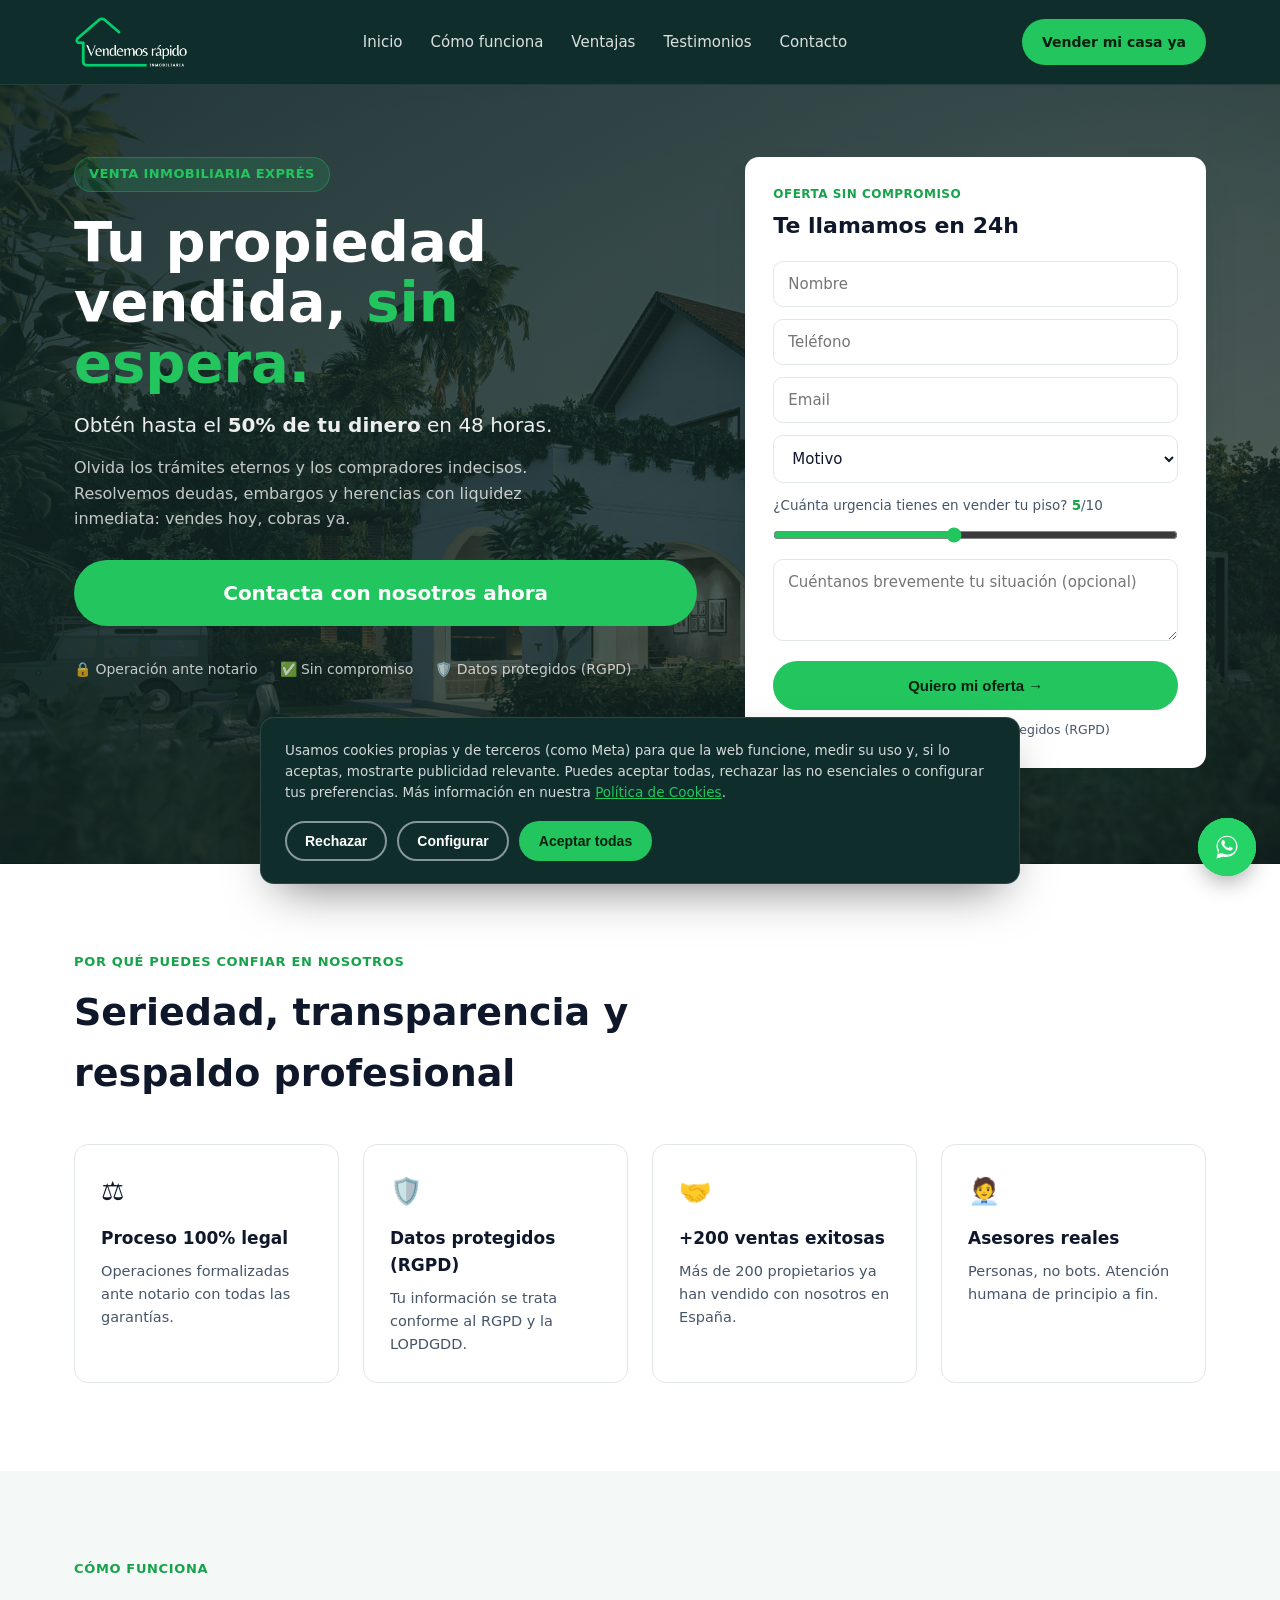
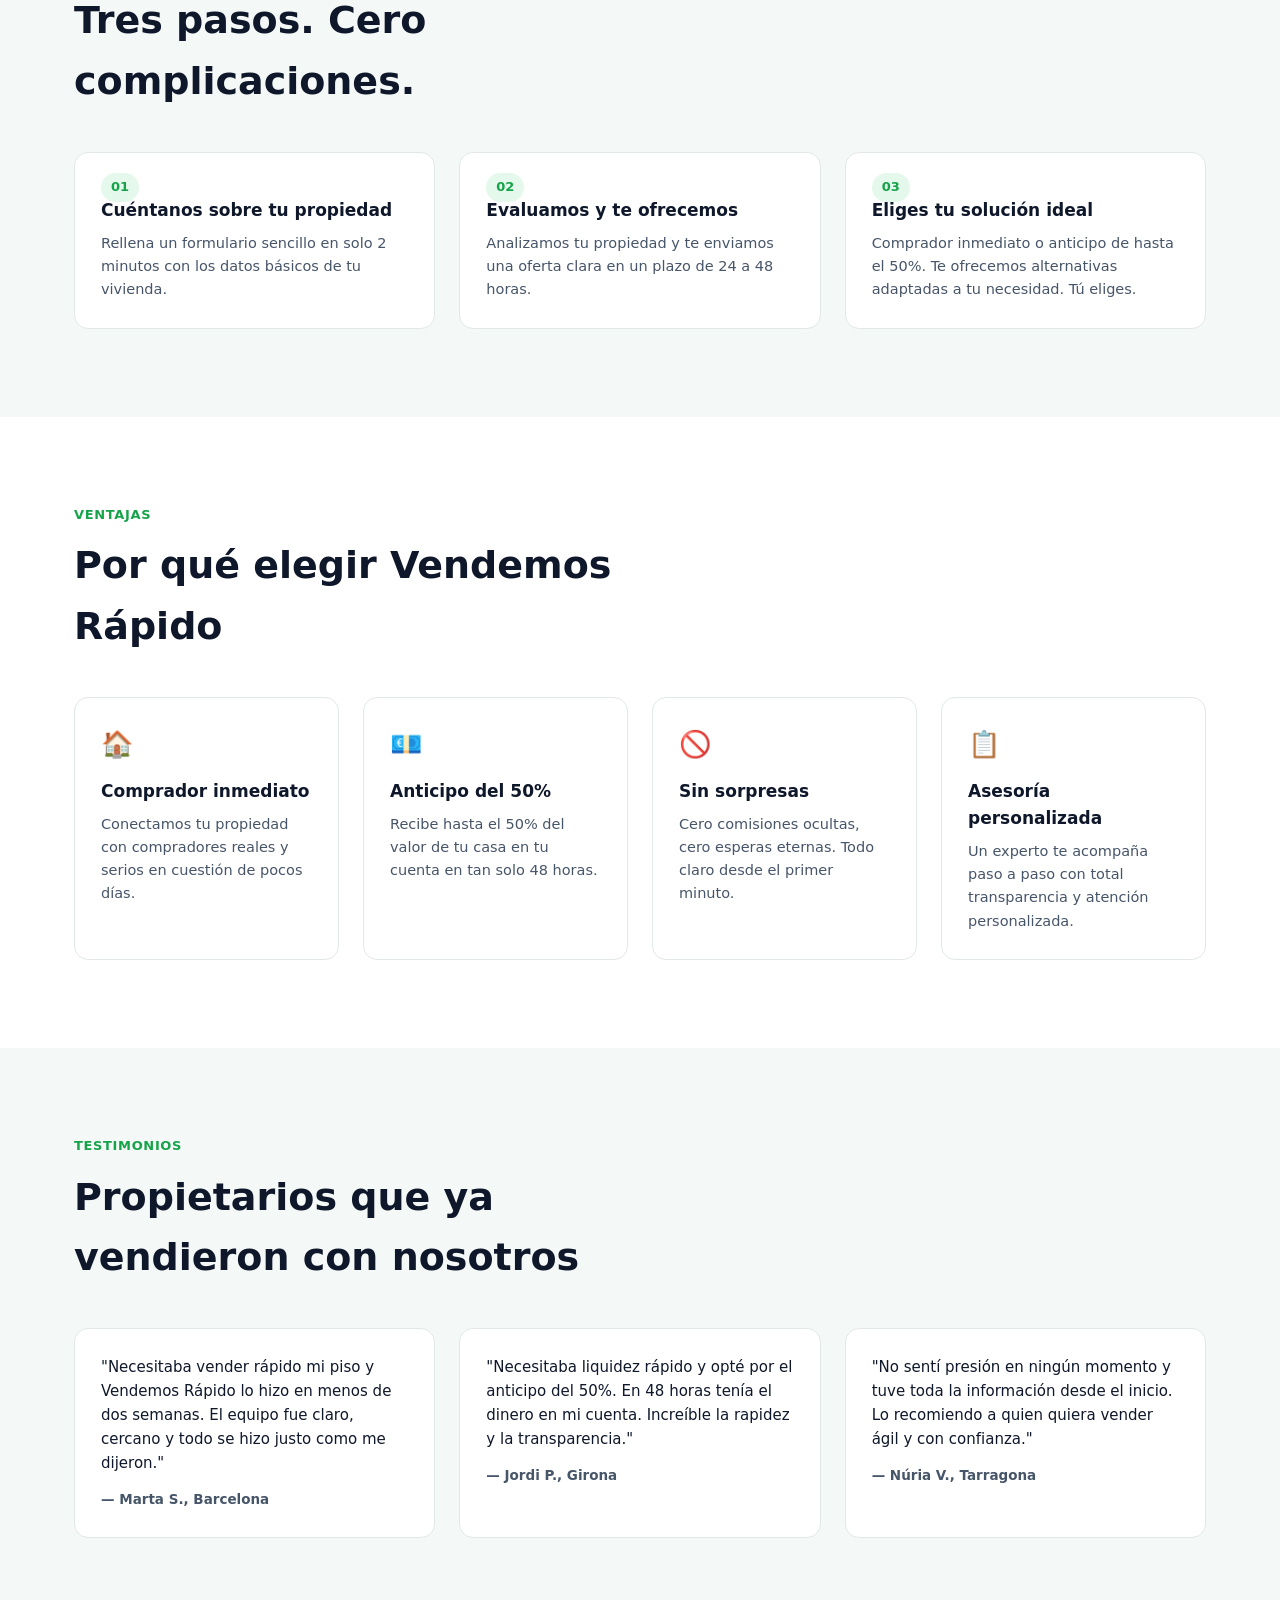
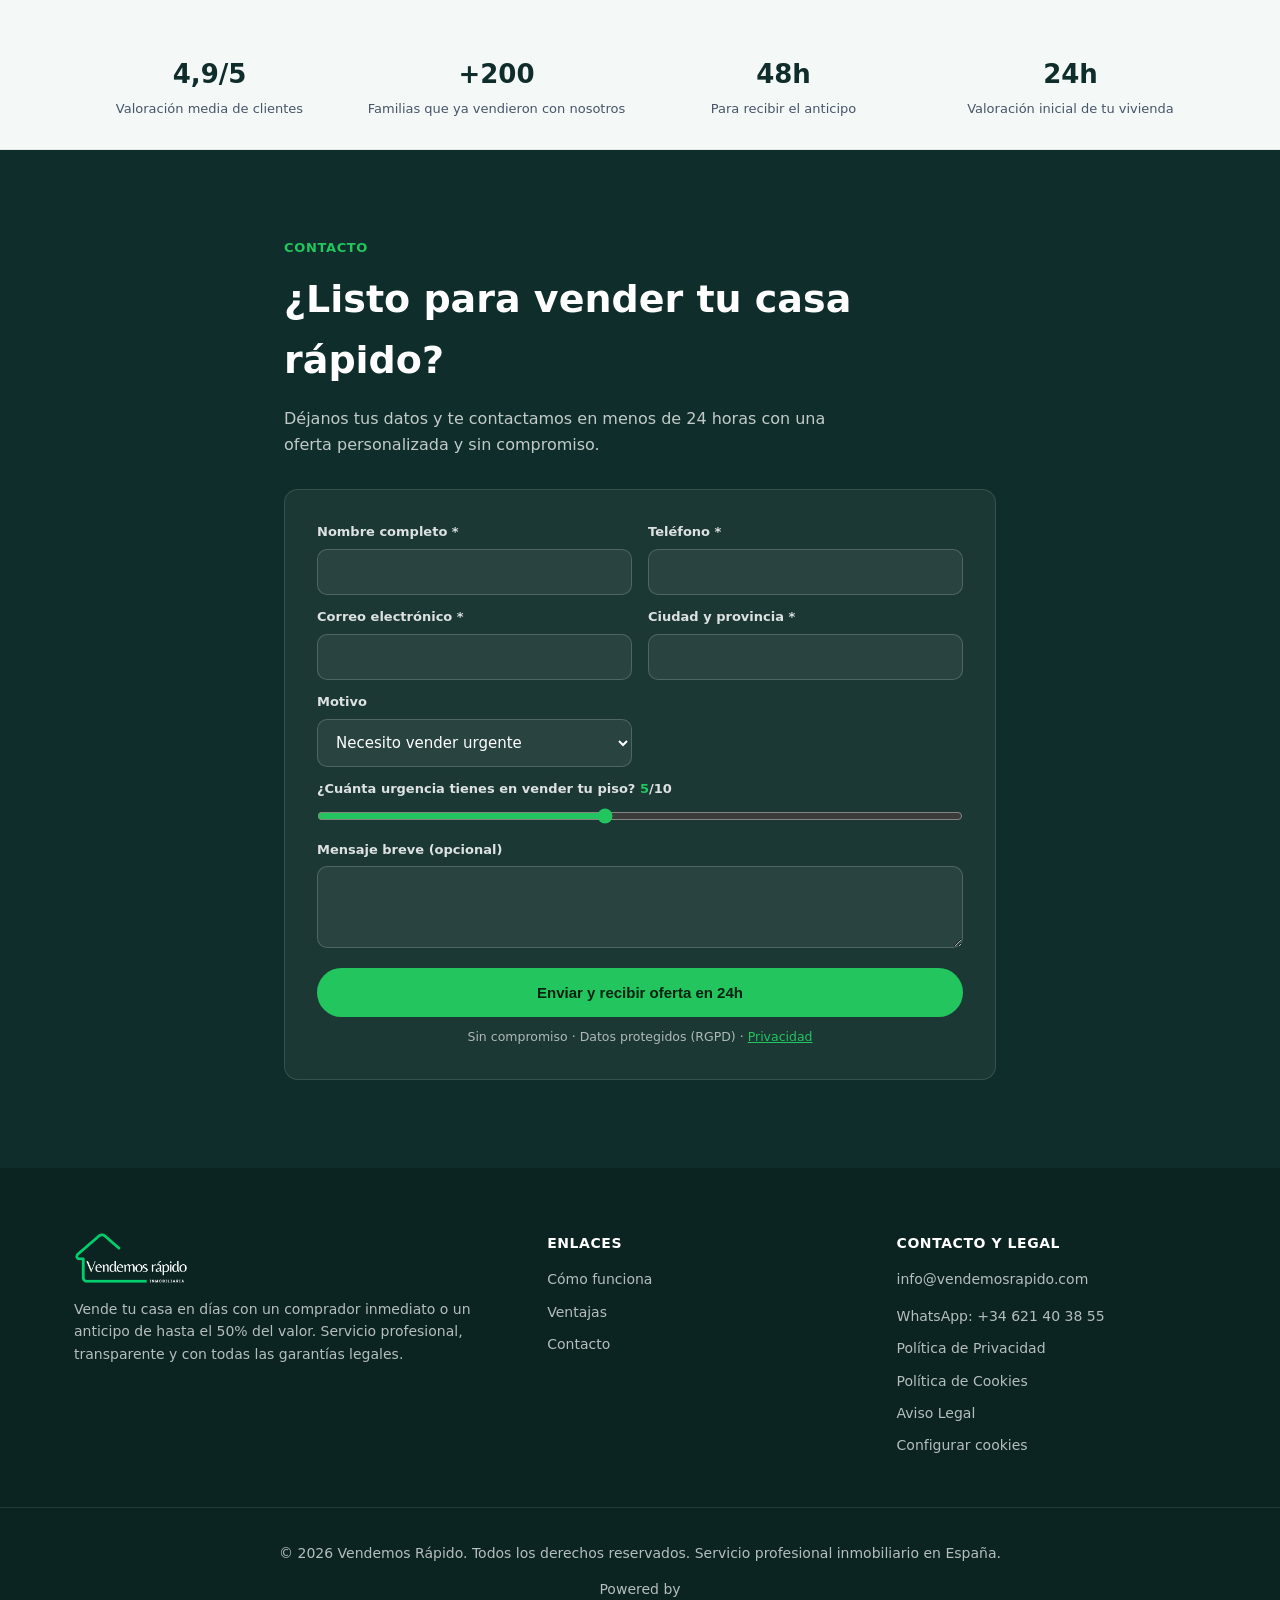
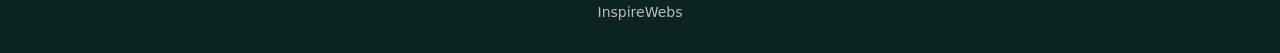
<file: index.html>
<!DOCTYPE html>
<html lang="es">

<head>
    <meta charset="UTF-8">
    <meta name="viewport" content="width=device-width, initial-scale=1.0">
    <title>Vendemos Rápido | Vende tu vivienda rápido y sin complicaciones</title>
    <meta name="description"
        content="¿Tienes problemas para vender tu vivienda? En Vendemos Rápido te conseguimos un comprador serio o te adelantamos hasta el 50% del valor en 48 horas. Sin comisiones ocultas, 100% legal.">
    <meta name="keywords"
        content="vender casa rápido, venta urgente vivienda, comprador inmediato, anticipo venta piso, vender piso con deudas, venta exprés inmobiliaria">
    <meta name="robots" content="index, follow">
    <link rel="canonical" href="https://www.vendemosrapido.com/">

    <!-- Open Graph -->
    <meta property="og:type" content="website">
    <meta property="og:title" content="Vendemos Rápido | Vende tu vivienda rápido y sin complicaciones">
    <meta property="og:description"
        content="Comprador inmediato o anticipo de hasta el 50% del valor de tu vivienda en 48 horas. Proceso 100% legal y transparente.">
    <meta property="og:url" content="https://www.vendemosrapido.com/">
    <meta property="og:image" content="https://www.vendemosrapido.com/assets/og-image.png">
    <meta property="og:locale" content="es_ES">

    <!-- Twitter Card -->
    <meta name="twitter:card" content="summary_large_image">
    <meta name="twitter:title" content="Vendemos Rápido | Vende tu vivienda rápido y sin complicaciones">
    <meta name="twitter:description"
        content="Comprador inmediato o anticipo de hasta el 50% del valor de tu vivienda en 48 horas.">
    <meta name="twitter:image" content="https://www.vendemosrapido.com/assets/og-image.png">

    <!-- Security headers (best-effort via meta; ideally set at host level too) -->
    <meta http-equiv="X-Content-Type-Options" content="nosniff">
    <meta http-equiv="Content-Security-Policy" content="upgrade-insecure-requests">
    <meta name="referrer" content="strict-origin-when-cross-origin">

    <!-- Favicon -->
    <link rel="icon" type="image/svg+xml"
        href="data:image/svg+xml,<svg xmlns=%22http://www.w3.org/2000/svg%22 viewBox=%220 0 100 100%22><rect width=%22100%22 height=%22100%22 rx=%2220%22 fill=%22%230f3d3e%22/><text x=%2250%22 y=%2266%22 font-size=%2255%22 fill=%22%2322c55e%22 text-anchor=%22middle%22 font-family=%22Arial%22>VR</text></svg>">

    <!-- Structured data -->
    <script type="application/ld+json">
{
  "@context": "https://schema.org",
  "@type": "RealEstateAgent",
  "name": "Vendemos Rápido",
  "description": "Servicio de venta rápida de viviendas: comprador inmediato o anticipo de hasta el 50% del valor.",
  "url": "https://www.vendemosrapido.com/",
  "areaServed": "ES",
    "telephone": "+34621403855"
}
</script>

    <link rel="stylesheet" href="styles.css">

    <!-- Meta Pixel: config only. El pixel real solo se carga tras
         consentimiento de cookies de publicidad (ver cookie-consent.js) -->
    <script>
        window.metaPixelId = '1371434301763036';
        window.metaPixelEvents = ['PageView'];
    </script>
</head>

<body>

    <!-- Header -->
    <header class="site-header">
        <div class="container header-inner">
            <a href="#inicio" class="logo">
                <img src="assets/logo.png" alt="Vendemos Rápido" class="logo-img">
            </a>
            <nav class="main-nav" id="mainNav">
                <a href="#inicio">Inicio</a>
                <a href="#como-funciona">Cómo funciona</a>
                <a href="#ventajas">Ventajas</a>
                <a href="#testimonios">Testimonios</a>
                <a href="#contacto">Contacto</a>
            </nav>
            <a href="#contacto" class="btn btn-primary btn-small">Vender mi casa ya</a>
            <button class="nav-toggle" id="navToggle" aria-label="Abrir menú" aria-expanded="false">
                <span></span><span></span><span></span>
            </button>
        </div>
    </header>

    <!-- Hero -->
    <section class="hero" id="inicio">
        <div class="hero-bg" aria-hidden="true"></div>
        <div class="container hero-inner">
            <div class="hero-copy">
                <span class="badge">Venta inmobiliaria exprés</span>
                <h1>Tu propiedad vendida, <span class="accent">sin espera.</span></h1>
                <p class="hero-sub">Obtén hasta el <strong>50% de tu dinero</strong> en 48 horas.</p>
                <p class="hero-desc">Olvida los trámites eternos y los compradores indecisos. Resolvemos deudas,
                    embargos y herencias con liquidez inmediata: vendes hoy, cobras ya.</p>
                <div class="hero-cta-group">
                    <a href="#contacto" class="btn btn-primary btn-full btn-hero-cta">Contacta con nosotros ahora</a>
                </div>
                <ul class="trust-strip">
                    <li>🔒 Operación ante notario</li>
                    <li>✅ Sin compromiso</li>
                    <li>🛡️ Datos protegidos (RGPD)</li>
                </ul>
            </div>

            <div class="hero-form-card" id="hero-form-card">
                <p class="form-kicker">Oferta sin compromiso</p>
                <h3>Te llamamos en 24h</h3>
                <form id="leadFormHero" class="lead-form" action="https://formspree.io/f/xqpzdqeo"
                    method="POST">
                    <input type="hidden" name="_next" value="gracias.html">
                    <input type="text" name="_honey" style="display:none" tabindex="-1" autocomplete="off">

                    <label class="sr-only" for="hero-nombre">Nombre</label>
                    <input type="text" id="hero-nombre" name="Nombre" placeholder="Nombre" required
                        pattern="[A-Za-zÀ-ÖØ-öø-ÿ\s'-]{2,60}" maxlength="60"
                        title="Solo letras y espacios, mínimo 2 caracteres">
                    <span class="field-error" data-for="hero-nombre"></span>

                    <label class="sr-only" for="hero-telefono">Teléfono</label>
                    <input type="tel" id="hero-telefono" name="Teléfono" placeholder="Teléfono" required
                        inputmode="numeric" pattern="[0-9\s+()-]{6,20}" maxlength="20"
                        title="Solo números, mínimo 6 dígitos">
                    <span class="field-error" data-for="hero-telefono"></span>

                    <label class="sr-only" for="hero-email">Email</label>
                    <input type="email" id="hero-email" name="Email" placeholder="Email" required>
                    <span class="field-error" data-for="hero-email"></span>

                    <label class="sr-only" for="hero-motivo">Motivo</label>
                    <select id="hero-motivo" name="Motivo">
                        <option value="" disabled selected>Motivo</option>
                        <option>Necesito vender urgente</option>
                        <option>Es una herencia</option>
                        <option>Tengo problemas con la hipoteca</option>
                        <option>Tengo embargo o deuda</option>
                        <option>Otro</option>
                    </select>

                    <label for="hero-urgencia" class="range-label">¿Cuánta urgencia tienes en vender tu piso?
                        <span id="hero-urgencia-value">5</span>/10</label>
                    <input type="range" id="hero-urgencia" name="Urgencia (1-10)" min="1" max="10" step="1"
                        value="5" class="range-input">

                    <label class="sr-only" for="hero-comentario">Comentario</label>
                    <textarea id="hero-comentario" name="Comentario"
                        placeholder="Cuéntanos brevemente tu situación (opcional)" rows="3"></textarea>

                    <button type="submit" class="btn btn-primary btn-full">Quiero mi oferta →</button>
                </form>
                <p class="form-note">Sin compromiso · Datos protegidos (RGPD)</p>
            </div>
        </div>
    </section>

    <!-- Por qué confiar -->
    <section class="section" id="confianza">
        <div class="container">
            <p class="eyebrow">Por qué puedes confiar en nosotros</p>
            <h2>Seriedad, transparencia y respaldo profesional</h2>
            <div class="grid grid-4">
                <div class="card">
                    <div class="card-icon">⚖️</div>
                    <h3>Proceso 100% legal</h3>
                    <p>Operaciones formalizadas ante notario con todas las garantías.</p>
                </div>
                <div class="card">
                    <div class="card-icon">🛡️</div>
                    <h3>Datos protegidos (RGPD)</h3>
                    <p>Tu información se trata conforme al RGPD y la LOPDGDD.</p>
                </div>
                <div class="card">
                    <div class="card-icon">🤝</div>
                    <h3>+200 ventas exitosas</h3>
                    <p>Más de 200 propietarios ya han vendido con nosotros en España.</p>
                </div>
                <div class="card">
                    <div class="card-icon">🧑‍💼</div>
                    <h3>Asesores reales</h3>
                    <p>Personas, no bots. Atención humana de principio a fin.</p>
                </div>
            </div>
        </div>
    </section>

    <!-- Cómo funciona -->
    <section class="section section-alt" id="como-funciona">
        <div class="container">
            <p class="eyebrow">Cómo funciona</p>
            <h2>Tres pasos. Cero complicaciones.</h2>
            <div class="grid grid-3 steps">
                <div class="card step">
                    <span class="step-number">01</span>
                    <h3>Cuéntanos sobre tu propiedad</h3>
                    <p>Rellena un formulario sencillo en solo 2 minutos con los datos básicos de tu vivienda.</p>
                </div>
                <div class="card step">
                    <span class="step-number">02</span>
                    <h3>Evaluamos y te ofrecemos</h3>
                    <p>Analizamos tu propiedad y te enviamos una oferta clara en un plazo de 24 a 48 horas.</p>
                </div>
                <div class="card step">
                    <span class="step-number">03</span>
                    <h3>Eliges tu solución ideal</h3>
                    <p>Comprador inmediato o anticipo de hasta el 50%. Te ofrecemos alternativas adaptadas a tu necesidad. Tú
                        eliges.</p>
                </div>
            </div>
        </div>
    </section>

    <!-- Ventajas -->
    <section class="section" id="ventajas">
        <div class="container">
            <p class="eyebrow">Ventajas</p>
            <h2>Por qué elegir Vendemos Rápido</h2>
            <div class="grid grid-4">
                <div class="card">
                    <div class="card-icon">🏠</div>
                    <h3>Comprador inmediato</h3>
                    <p>Conectamos tu propiedad con compradores reales y serios en cuestión de pocos días.</p>
                </div>
                <div class="card">
                    <div class="card-icon">💶</div>
                    <h3>Anticipo del 50%</h3>
                    <p>Recibe hasta el 50% del valor de tu casa en tu cuenta en tan solo 48 horas.</p>
                </div>
                <div class="card">
                    <div class="card-icon">🚫</div>
                    <h3>Sin sorpresas</h3>
                    <p>Cero comisiones ocultas, cero esperas eternas. Todo claro desde el primer minuto.</p>
                </div>
                <div class="card">
                    <div class="card-icon">📋</div>
                    <h3>Asesoría personalizada</h3>
                    <p>Un experto te acompaña paso a paso con total transparencia y atención personalizada.</p>
                </div>
            </div>
        </div>
    </section>

    <!-- Testimonios -->
    <section class="section section-alt" id="testimonios">
        <div class="container">
            <p class="eyebrow">Testimonios</p>
            <h2>Propietarios que ya vendieron con nosotros</h2>
            <div class="grid grid-3">
                <blockquote class="testimonial">
                    <p>"Necesitaba vender rápido mi piso y Vendemos Rápido lo hizo en menos de dos semanas. El equipo
                        fue claro, cercano y todo se hizo justo como me dijeron."</p>
                    <footer>— Marta S., Barcelona</footer>
                </blockquote>
                <blockquote class="testimonial">
                    <p>"Necesitaba liquidez rápido y opté por el anticipo del 50%. En 48 horas tenía el dinero en mi
                        cuenta. Increíble la rapidez y la transparencia."</p>
                    <footer>— Jordi P., Girona</footer>
                </blockquote>
                <blockquote class="testimonial">
                    <p>"No sentí presión en ningún momento y tuve toda la información desde el inicio. Lo recomiendo a
                        quien quiera vender ágil y con confianza."</p>
                    <footer>— Núria V., Tarragona</footer>
                </blockquote>
            </div>
        </div>
    </section>

    <!-- Trust bar -->
    <section class="trust-bar">
        <div class="container trust-bar-inner">
            <div><strong>4,9/5</strong><span>Valoración media de clientes</span></div>
            <div><strong>+200</strong><span>Familias que ya vendieron con nosotros</span></div>
            <div><strong>48h</strong><span>Para recibir el anticipo</span></div>
            <div><strong>24h</strong><span>Valoración inicial de tu vivienda</span></div>
        </div>
    </section>

    <!-- Contacto -->
    <section class="section section-dark" id="contacto">
        <div class="container container-narrow">
            <p class="eyebrow eyebrow-light">Contacto</p>
            <h2 class="light">¿Listo para vender tu casa rápido?</h2>
            <p class="section-desc light">Déjanos tus datos y te contactamos en menos de 24 horas con una oferta
                personalizada y sin compromiso.</p>

            <form id="leadFormContact" class="lead-form lead-form-card"
                action="https://formspree.io/f/xqpzdqeo" method="POST">
                <input type="hidden" name="_next" value="gracias.html">
                <input type="text" name="_honey" style="display:none" tabindex="-1" autocomplete="off">

                <div class="form-row">
                    <div>
                        <label for="c-nombre">Nombre completo *</label>
                        <input type="text" id="c-nombre" name="Nombre completo" required
                            pattern="[A-Za-zÀ-ÖØ-öø-ÿ\s'-]{2,60}" maxlength="60"
                            title="Solo letras y espacios, mínimo 2 caracteres">
                        <span class="field-error" data-for="c-nombre"></span>
                    </div>
                    <div>
                        <label for="c-telefono">Teléfono *</label>
                        <input type="tel" id="c-telefono" name="Teléfono" required
                            inputmode="numeric" pattern="[0-9\s+()-]{6,20}" maxlength="20"
                            title="Solo números, mínimo 6 dígitos">
                        <span class="field-error" data-for="c-telefono"></span>
                    </div>
                </div>
                <div class="form-row">
                    <div>
                        <label for="c-email">Correo electrónico *</label>
                        <input type="email" id="c-email" name="Correo electrónico" required>
                        <span class="field-error" data-for="c-email"></span>
                    </div>
                    <div>
                        <label for="c-ciudad">Ciudad y provincia *</label>
                        <input type="text" id="c-ciudad" name="Ciudad y provincia" required
                            pattern="[A-Za-zÀ-ÖØ-öø-ÿ\s,'-]{2,80}" maxlength="80"
                            title="Solo letras, espacios y comas">
                        <span class="field-error" data-for="c-ciudad"></span>
                    </div>
                </div>
                <div class="form-row">
                    <div>
                        <label for="c-motivo">Motivo</label>
                        <select id="c-motivo" name="Motivo">
                            <option>Necesito vender urgente</option>
                            <option>Es una herencia</option>
                            <option>Tengo problemas con la hipoteca</option>
                            <option>Tengo embargo o deuda</option>
                            <option>Otro</option>
                        </select>
                    </div>
                </div>

                <label for="c-urgencia" class="range-label">¿Cuánta urgencia tienes en vender tu piso?
                    <span id="c-urgencia-value">5</span>/10</label>
                <input type="range" id="c-urgencia" name="Urgencia (1-10)" min="1" max="10" step="1" value="5"
                    class="range-input">

                <label for="c-mensaje">Mensaje breve (opcional)</label>
                <textarea id="c-mensaje" name="Mensaje" rows="3"></textarea>

                <button type="submit" class="btn btn-primary btn-full">Enviar y recibir oferta en 24h</button>
                <p class="form-note light">Sin compromiso · Datos protegidos (RGPD) · <a href="privacidad.html"
                        class="link-light">Privacidad</a></p>
            </form>
        </div>
    </section>

    <!-- Footer -->
    <footer class="site-footer">
        <div class="container footer-inner">
            <div>
                <a href="#inicio" class="logo logo-footer">
                    <img src="assets/logo1.png" alt="Vendemos Rápido" class="logo-img">
                </a>
                <p>Vende tu casa en días con un comprador inmediato o un anticipo de hasta el 50% del valor. Servicio
                    profesional, transparente y con todas las garantías legales.</p>
            </div>
            <div>
                <h4>Enlaces</h4>
                <a href="#como-funciona">Cómo funciona</a>
                <a href="#ventajas">Ventajas</a>
                <a href="#contacto">Contacto</a>
            </div>
            <div>
                <h4>Contacto y legal</h4>
                <p>info@vendemosrapido.com</p>
                <p>WhatsApp: +34 621 40 38 55</p>
                <a href="privacidad.html">Política de Privacidad</a>
                <a href="cookies.html">Política de Cookies</a>
                <a href="aviso-legal.html">Aviso Legal</a>
                <button type="button" class="footer-cookie-settings" onclick="window.CookieConsent && window.CookieConsent.openPreferences()">Configurar cookies</button>
            </div>
        </div>
        <div class="footer-bottom">
            <p>© <span id="year"></span> Vendemos Rápido. Todos los derechos reservados. Servicio profesional
                inmobiliario en España.</p>
            <p class="footer-credit">Powered by <a href="https://www.inspirewebs.com" target="_blank" rel="noopener">InspireWebs</a></p>
        </div>
    </footer>

    <!-- WhatsApp floating button -->
    <a href="https://wa.me/34621403855?text=Hola%2C%20quiero%20informaci%C3%B3n%20para%20vender%20mi%20vivienda%20r%C3%A1pido"
        class="whatsapp-float" target="_blank" rel="noopener noreferrer" aria-label="Escríbenos por WhatsApp">
        <svg viewBox="0 0 32 32" width="28" height="28" fill="currentColor" aria-hidden="true">
            <path
                d="M16.001 3C9.373 3 4 8.373 4 15c0 2.34.653 4.527 1.785 6.393L4 29l7.797-1.75A11.94 11.94 0 0 0 16.001 27C22.63 27 28 21.627 28 15S22.63 3 16.001 3zm0 21.6c-1.86 0-3.586-.51-5.07-1.396l-.363-.216-4.63 1.04 1.06-4.51-.237-.375A9.56 9.56 0 0 1 5.4 15c0-5.85 4.75-10.6 10.6-10.6S26.6 9.15 26.6 15 21.85 24.6 16 24.6zm5.79-7.94c-.317-.159-1.874-.924-2.164-1.03-.29-.106-.502-.159-.713.16-.212.317-.82 1.03-1.005 1.24-.185.212-.37.238-.687.08-.317-.16-1.338-.494-2.548-1.575-.942-.84-1.578-1.878-1.763-2.195-.185-.318-.02-.49.14-.648.143-.142.317-.37.476-.556.16-.185.212-.318.317-.53.106-.212.053-.397-.026-.556-.08-.16-.713-1.72-.977-2.354-.257-.617-.518-.534-.713-.544-.185-.008-.396-.01-.608-.01-.212 0-.556.08-.847.397-.29.318-1.11 1.084-1.11 2.645 0 1.56 1.137 3.068 1.296 3.28.159.212 2.238 3.417 5.423 4.792.758.327 1.35.522 1.812.668.762.242 1.455.208 2.003.126.611-.092 1.874-.766 2.138-1.507.264-.74.264-1.375.185-1.507-.08-.132-.29-.212-.607-.37z" />
        </svg>
    </a>

    <!-- Success modal -->
    <div class="modal-overlay" id="successModal" role="dialog" aria-modal="true" aria-labelledby="successModalTitle">
        <div class="modal-card">
            <button class="modal-close" id="successModalClose" aria-label="Cerrar">×</button>
            <div class="thanks-icon">✓</div>
            <h3 id="successModalTitle">¡Gracias! Hemos recibido tus datos.</h3>
            <p>Te contactaremos muy pronto para darte una oferta personalizada, sin ningún compromiso.</p>
            <div class="modal-actions">
                <button class="btn btn-outline btn-dark" id="successModalOk">Entendido</button>
                <a href="https://wa.me/34621403855?text=Hola%2C%20acabo%20de%20rellenar%20el%20formulario"
                    class="btn btn-primary" target="_blank" rel="noopener noreferrer">Escribir por WhatsApp</a>
            </div>
        </div>
    </div>

    <script src="script.js"></script>
    <script src="cookie-consent.js" defer></script>
</body>

</html>
</file>
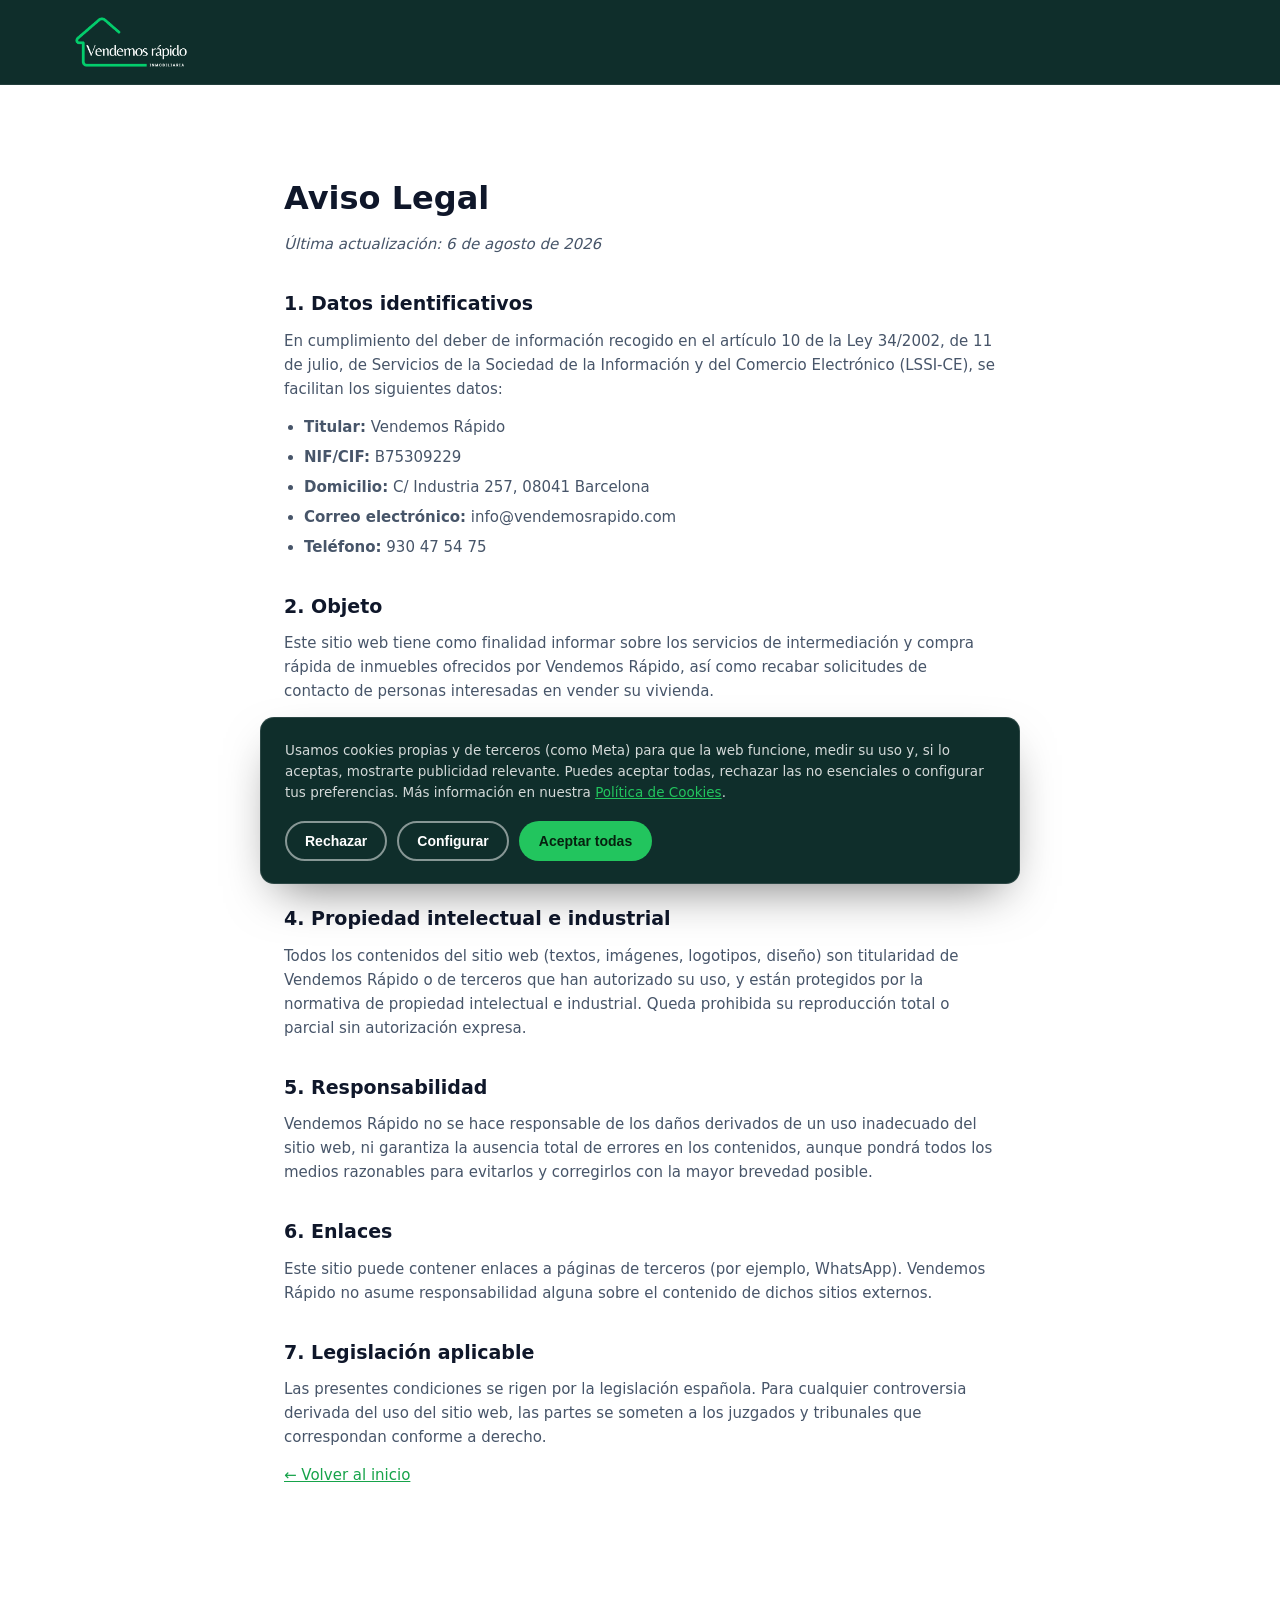
<file: aviso-legal.html>
<!DOCTYPE html>
<html lang="es">

<head>
    <meta charset="UTF-8">
    <meta name="viewport" content="width=device-width, initial-scale=1.0">
    <title>Aviso Legal | Vendemos Rápido</title>
    <meta name="robots" content="noindex, follow">
    <link rel="stylesheet" href="styles.css">

    <!-- Meta Pixel: config only. El pixel real solo se carga tras
         consentimiento de cookies de publicidad (ver cookie-consent.js) -->
    <script>
        window.metaPixelId = '1371434301763036';
        window.metaPixelEvents = ['PageView'];
    </script>
</head>

<body>

    <header class="site-header">
        <div class="container header-inner">
            <a href="index.html" class="logo">
                <img src="assets/logo.png" alt="Vendemos Rápido" class="logo-img">
            </a>
        </div>
    </header>

    <section class="section">
        <div class="container container-narrow legal-content">
            <h1>Aviso Legal</h1>
            <p><em>Última actualización: 6 de agosto de 2026</em></p>

            <h2>1. Datos identificativos</h2>
            <p>En cumplimiento del deber de información recogido en el artículo 10 de la Ley 34/2002, de 11 de julio, de
                Servicios de la Sociedad de la Información y del Comercio Electrónico (LSSI-CE), se facilitan los
                siguientes datos:</p>
            <ul>
                <li><strong>Titular:</strong> Vendemos Rápido</li>
                <li><strong>NIF/CIF:</strong> B75309229</li>
                <li><strong>Domicilio:</strong> C/ Industria 257, 08041 Barcelona</li>
                <li><strong>Correo electrónico:</strong> info@vendemosrapido.com</li>
                <li><strong>Teléfono:</strong> 930 47 54 75</li>
            </ul>

            <h2>2. Objeto</h2>
            <p>Este sitio web tiene como finalidad informar sobre los servicios de intermediación y compra rápida de
                inmuebles ofrecidos por Vendemos Rápido, así como recabar solicitudes de contacto de personas
                interesadas en vender su vivienda.</p>

            <h2>3. Condiciones de uso</h2>
            <p>El acceso y uso de este sitio web atribuye la condición de usuario e implica la aceptación plena de las
                condiciones incluidas en este Aviso Legal. El usuario se compromete a hacer un uso adecuado de los
                contenidos y a no emplearlos para incurrir en actividades ilícitas o contrarias a la buena fe.</p>

            <h2>4. Propiedad intelectual e industrial</h2>
            <p>Todos los contenidos del sitio web (textos, imágenes, logotipos, diseño) son titularidad de Vendemos
                Rápido o de terceros que han autorizado su uso, y están protegidos por la normativa de propiedad
                intelectual e industrial. Queda prohibida su reproducción total o parcial sin autorización expresa.</p>

            <h2>5. Responsabilidad</h2>
            <p>Vendemos Rápido no se hace responsable de los daños derivados de un uso inadecuado del sitio web, ni
                garantiza la ausencia total de errores en los contenidos, aunque pondrá todos los medios razonables para
                evitarlos y corregirlos con la mayor brevedad posible.</p>

            <h2>6. Enlaces</h2>
            <p>Este sitio puede contener enlaces a páginas de terceros (por ejemplo, WhatsApp). Vendemos Rápido no asume
                responsabilidad alguna sobre el contenido de dichos sitios externos.</p>

            <h2>7. Legislación aplicable</h2>
            <p>Las presentes condiciones se rigen por la legislación española. Para cualquier controversia derivada del
                uso del sitio web, las partes se someten a los juzgados y tribunales que correspondan conforme a
                derecho.</p>

            <p><a href="index.html">← Volver al inicio</a></p>
        </div>
    </section>

    <footer class="footer-bottom">
        <p>© <span id="year"></span> Vendemos Rápido. Todos los derechos reservados.</p>
        <button type="button" class="footer-cookie-settings" style="margin: 8px auto 0; text-align:center;" onclick="window.CookieConsent && window.CookieConsent.openPreferences()">Configurar cookies</button>
    </footer>

    <script>document.getElementById('year').textContent = new Date().getFullYear();</script>
    <script src="cookie-consent.js" defer></script>
</body>

</html>
</file>
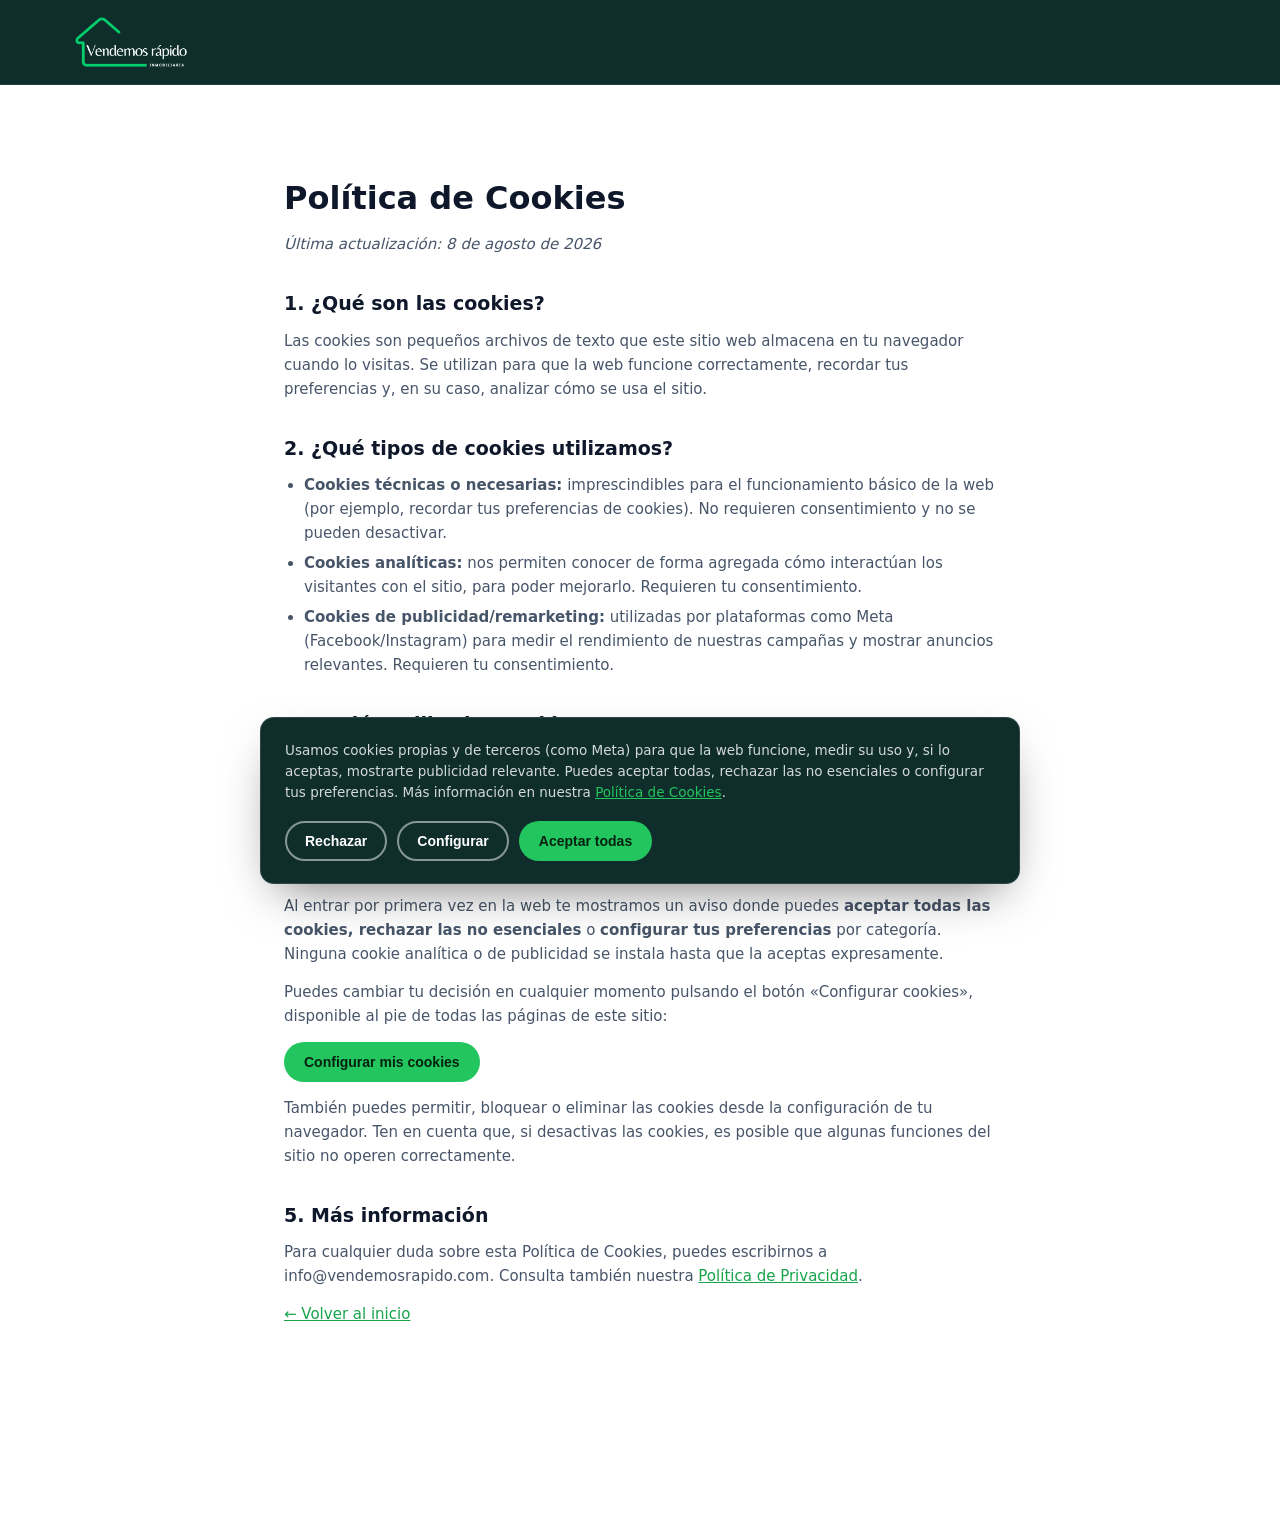
<file: cookies.html>
<!DOCTYPE html>
<html lang="es">

<head>
    <meta charset="UTF-8">
    <meta name="viewport" content="width=device-width, initial-scale=1.0">
    <title>Política de Cookies | Vendemos Rápido</title>
    <meta name="robots" content="noindex, follow">
    <link rel="stylesheet" href="styles.css">

    <!-- Meta Pixel: config only. El pixel real solo se carga tras
         consentimiento de cookies de publicidad (ver cookie-consent.js) -->
    <script>
        window.metaPixelId = '1371434301763036';
        window.metaPixelEvents = ['PageView'];
    </script>
</head>

<body>

    <header class="site-header">
        <div class="container header-inner">
            <a href="index.html" class="logo">
                <img src="assets/logo.png" alt="Vendemos Rápido" class="logo-img">
            </a>
        </div>
    </header>

    <section class="section">
        <div class="container container-narrow legal-content">
            <h1>Política de Cookies</h1>
            <p><em>Última actualización: 8 de agosto de 2026</em></p>

            <h2>1. ¿Qué son las cookies?</h2>
            <p>Las cookies son pequeños archivos de texto que este sitio web almacena en tu navegador cuando lo
                visitas. Se utilizan para que la web funcione correctamente, recordar tus preferencias y, en su caso,
                analizar cómo se usa el sitio.</p>

            <h2>2. ¿Qué tipos de cookies utilizamos?</h2>
            <ul>
                <li><strong>Cookies técnicas o necesarias:</strong> imprescindibles para el funcionamiento básico de
                    la web (por ejemplo, recordar tus preferencias de cookies). No requieren consentimiento y no se
                    pueden desactivar.</li>
                <li><strong>Cookies analíticas:</strong> nos permiten conocer de forma agregada cómo interactúan los
                    visitantes con el sitio, para poder mejorarlo. Requieren tu consentimiento.</li>
                <li><strong>Cookies de publicidad/remarketing:</strong> utilizadas por plataformas como Meta
                    (Facebook/Instagram) para medir el rendimiento de nuestras campañas y mostrar anuncios
                    relevantes. Requieren tu consentimiento.</li>
            </ul>

            <h2>3. ¿Quién utiliza las cookies?</h2>
            <p>Además de las cookies propias de este sitio, pueden instalarse cookies de terceros (por ejemplo, Meta
                Pixel) cuando interactúas con la web y das tu consentimiento, con la finalidad de medir y optimizar
                nuestras campañas de publicidad.</p>

            <h2>4. ¿Cómo puedo gestionar las cookies?</h2>
            <p>Al entrar por primera vez en la web te mostramos un aviso donde puedes <strong>aceptar todas las
                    cookies, rechazar las no esenciales</strong> o <strong>configurar tus preferencias</strong> por
                categoría. Ninguna cookie analítica o de publicidad se instala hasta que la aceptas expresamente.</p>
            <p>Puedes cambiar tu decisión en cualquier momento pulsando el botón «Configurar cookies», disponible al
                pie de todas las páginas de este sitio:</p>
            <p><button type="button" class="btn btn-primary btn-small" onclick="window.CookieConsent && window.CookieConsent.openPreferences()">Configurar mis cookies</button></p>
            <p>También puedes permitir, bloquear o eliminar las cookies desde la configuración de tu navegador. Ten
                en cuenta que, si desactivas las cookies, es posible que algunas funciones del sitio no operen
                correctamente.</p>

            <h2>5. Más información</h2>
            <p>Para cualquier duda sobre esta Política de Cookies, puedes escribirnos a
                info@vendemosrapido.com. Consulta también nuestra <a href="privacidad.html">Política de
                    Privacidad</a>.</p>

            <p><a href="index.html">← Volver al inicio</a></p>
        </div>
    </section>

    <footer class="footer-bottom">
        <p>© <span id="year"></span> Vendemos Rápido. Todos los derechos reservados.</p>
        <button type="button" class="footer-cookie-settings" style="margin: 8px auto 0; text-align:center;" onclick="window.CookieConsent && window.CookieConsent.openPreferences()">Configurar cookies</button>
    </footer>

    <script>document.getElementById('year').textContent = new Date().getFullYear();</script>
    <script src="cookie-consent.js" defer></script>
</body>

</html>
</file>
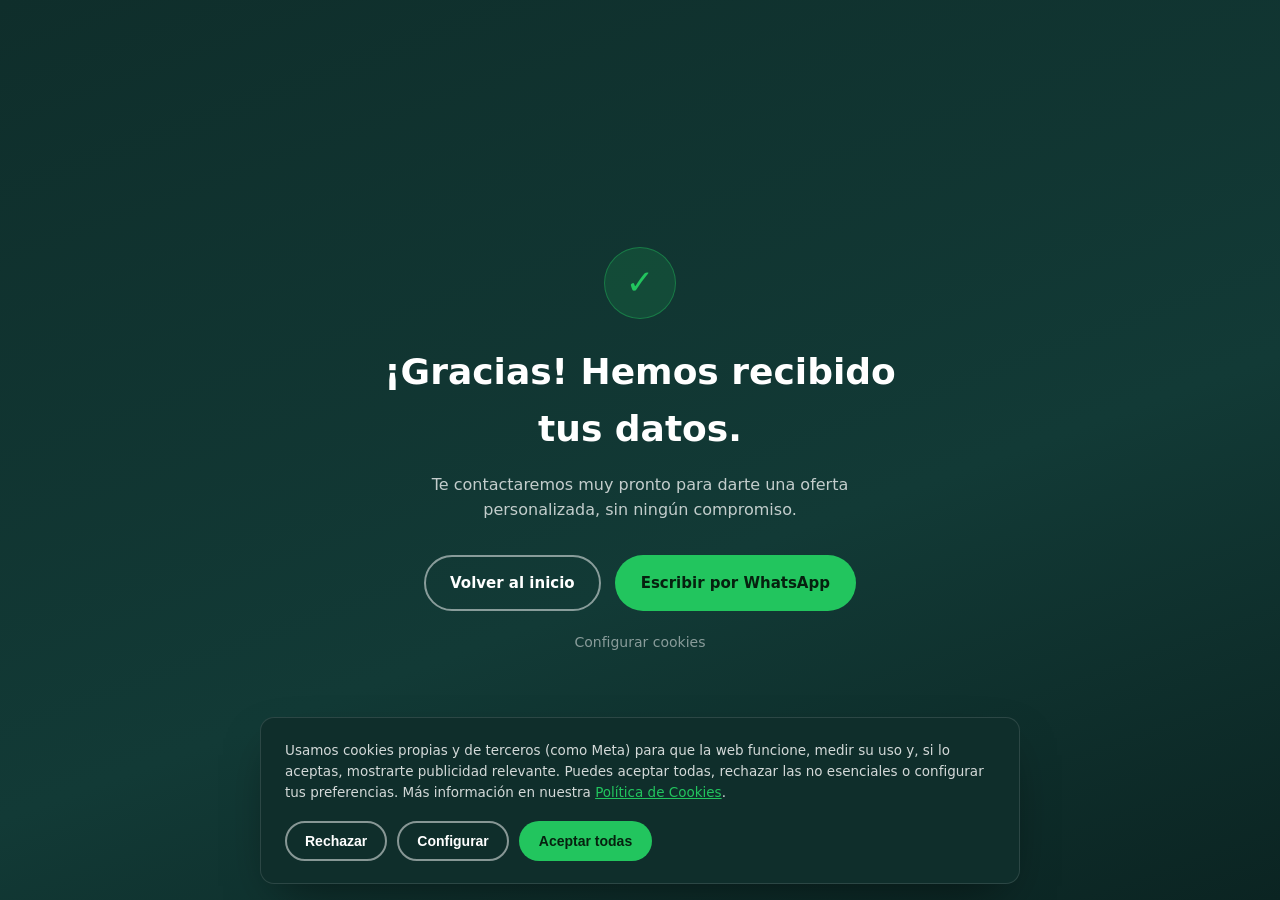
<file: gracias.html>
<!DOCTYPE html>
<html lang="es">

<head>
    <meta charset="UTF-8">
    <meta name="viewport" content="width=device-width, initial-scale=1.0">
    <title>¡Gracias! | Vendemos Rápido</title>
    <meta name="robots" content="noindex, follow">
    <link rel="stylesheet" href="styles.css">
    <style>
        .thanks-wrap {
            min-height: 100vh;
            display: flex;
            align-items: center;
            justify-content: center;
            background: linear-gradient(160deg, #0f2e2b, #123a36 60%, #0b2422);
            color: #fff;
            text-align: center;
            padding: 24px;
        }

        .thanks-card {
            max-width: 520px;
        }

        .thanks-icon {
            width: 72px;
            height: 72px;
            border-radius: 50%;
            background: rgba(34, 197, 94, .15);
            border: 1px solid rgba(34, 197, 94, .4);
            display: flex;
            align-items: center;
            justify-content: center;
            margin: 0 auto 24px;
            font-size: 34px;
            color: #22c55e;
        }

        .thanks-card h1 {
            font-size: clamp(26px, 4vw, 36px);
            margin: 0 0 14px;
        }

        .thanks-card p {
            color: rgba(255, 255, 255, .75);
            font-size: 16px;
            margin: 0 0 32px;
        }

        .thanks-actions {
            display: flex;
            gap: 14px;
            justify-content: center;
            flex-wrap: wrap;
        }
    </style>

    <!-- Meta Pixel: config only. El pixel real solo se carga tras
         consentimiento de cookies de publicidad (ver cookie-consent.js) -->
    <script>
        window.metaPixelId = '1371434301763036';
        window.metaPixelEvents = ['PageView', 'Lead'];
    </script>
</head>

<body>
    <div class="thanks-wrap">
        <div class="thanks-card">
            <div class="thanks-icon">✓</div>
            <h1>¡Gracias! Hemos recibido tus datos.</h1>
            <p>Te contactaremos muy pronto para darte una oferta personalizada, sin ningún compromiso.</p>
            <div class="thanks-actions">
                <a href="index.html" class="btn btn-outline">Volver al inicio</a>
                <a href="https://wa.me/34621403855?text=Hola%2C%20acabo%20de%20rellenar%20el%20formulario"
                    class="btn btn-primary" target="_blank" rel="noopener noreferrer">Escribir por WhatsApp</a>
            </div>
            <button type="button" class="footer-cookie-settings" style="margin: 20px auto 0; text-align:center; color: rgba(255,255,255,.5);" onclick="window.CookieConsent && window.CookieConsent.openPreferences()">Configurar cookies</button>
        </div>
    </div>

    <script src="cookie-consent.js" defer></script>
</body>

</html>
</file>
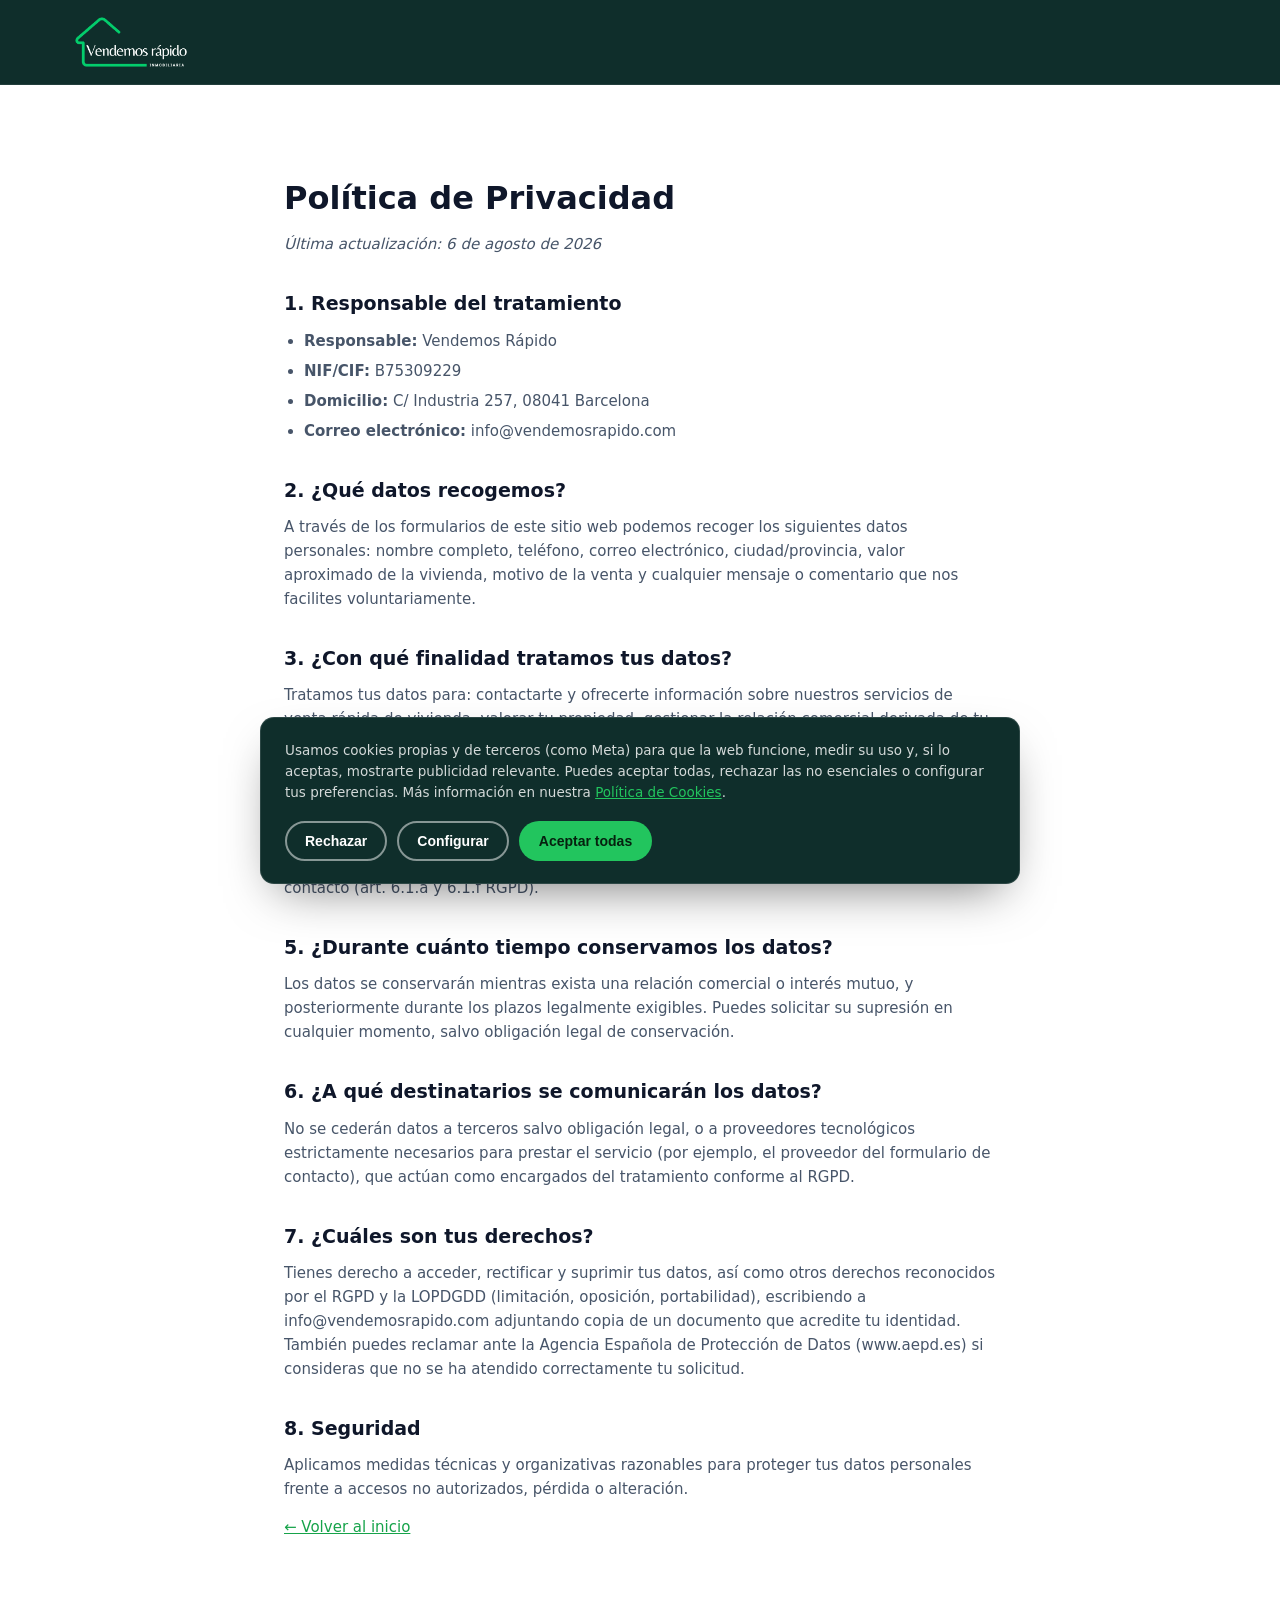
<file: privacidad.html>
<!DOCTYPE html>
<html lang="es">

<head>
    <meta charset="UTF-8">
    <meta name="viewport" content="width=device-width, initial-scale=1.0">
    <title>Política de Privacidad | Vendemos Rápido</title>
    <meta name="robots" content="noindex, follow">
    <link rel="stylesheet" href="styles.css">

    <!-- Meta Pixel: config only. El pixel real solo se carga tras
         consentimiento de cookies de publicidad (ver cookie-consent.js) -->
    <script>
        window.metaPixelId = '1371434301763036';
        window.metaPixelEvents = ['PageView'];
    </script>
</head>

<body>

    <header class="site-header">
        <div class="container header-inner">
            <a href="index.html" class="logo">
                <img src="assets/logo.png" alt="Vendemos Rápido" class="logo-img">
            </a>
        </div>
    </header>

    <section class="section">
        <div class="container container-narrow legal-content">
            <h1>Política de Privacidad</h1>
            <p><em>Última actualización: 6 de agosto de 2026</em></p>

            <h2>1. Responsable del tratamiento</h2>
            <ul>
                <li><strong>Responsable:</strong> Vendemos Rápido</li>
                <li><strong>NIF/CIF:</strong> B75309229</li>
                <li><strong>Domicilio:</strong> C/ Industria 257, 08041 Barcelona</li>
                <li><strong>Correo electrónico:</strong> info@vendemosrapido.com</li>
            </ul>

            <h2>2. ¿Qué datos recogemos?</h2>
            <p>A través de los formularios de este sitio web podemos recoger los siguientes datos personales: nombre
                completo, teléfono, correo electrónico, ciudad/provincia, valor aproximado de la vivienda, motivo de la
                venta y cualquier mensaje o comentario que nos facilites voluntariamente.</p>

            <h2>3. ¿Con qué finalidad tratamos tus datos?</h2>
            <p>Tratamos tus datos para: contactarte y ofrecerte información sobre nuestros servicios de venta rápida de
                vivienda, valorar tu propiedad, gestionar la relación comercial derivada de tu solicitud, y enviarte
                comunicaciones relacionadas con el servicio solicitado.</p>

            <h2>4. ¿Cuál es la legitimación para el tratamiento?</h2>
            <p>La base legal es el consentimiento del interesado, otorgado al marcar la casilla correspondiente y enviar
                el formulario, así como el interés legítimo en atender tu solicitud de contacto (art. 6.1.a y 6.1.f
                RGPD).</p>

            <h2>5. ¿Durante cuánto tiempo conservamos los datos?</h2>
            <p>Los datos se conservarán mientras exista una relación comercial o interés mutuo, y posteriormente durante
                los plazos legalmente exigibles. Puedes solicitar su supresión en cualquier momento, salvo obligación
                legal de conservación.</p>

            <h2>6. ¿A qué destinatarios se comunicarán los datos?</h2>
            <p>No se cederán datos a terceros salvo obligación legal, o a proveedores tecnológicos estrictamente
                necesarios para prestar el servicio (por ejemplo, el proveedor del formulario de contacto), que actúan
                como encargados del tratamiento conforme al RGPD.</p>

            <h2>7. ¿Cuáles son tus derechos?</h2>
            <p>Tienes derecho a acceder, rectificar y suprimir tus datos, así como otros derechos reconocidos por el
                RGPD y la LOPDGDD (limitación, oposición, portabilidad), escribiendo a info@vendemosrapido.com
                adjuntando copia de un documento que acredite tu identidad. También puedes reclamar ante la Agencia
                Española de Protección de Datos (www.aepd.es) si consideras que no se ha atendido correctamente tu
                solicitud.</p>

            <h2>8. Seguridad</h2>
            <p>Aplicamos medidas técnicas y organizativas razonables para proteger tus datos personales frente a accesos
                no autorizados, pérdida o alteración.</p>

            <p><a href="index.html">← Volver al inicio</a></p>
        </div>
    </section>

    <footer class="footer-bottom">
        <p>© <span id="year"></span> Vendemos Rápido. Todos los derechos reservados.</p>
        <button type="button" class="footer-cookie-settings" style="margin: 8px auto 0; text-align:center;" onclick="window.CookieConsent && window.CookieConsent.openPreferences()">Configurar cookies</button>
    </footer>

    <script>document.getElementById('year').textContent = new Date().getFullYear();</script>
    <script src="cookie-consent.js" defer></script>
</body>

</html>
</file>
<file: styles.css>
/* ============ Tokens ============ */
:root {
    --navy: #0f2e2b;
    --navy-2: #123a36;
    --green: #22c55e;
    --green-dark: #16a34a;
    --ink: #0f172a;
    --ink-soft: #475569;
    --bg: #ffffff;
    --bg-alt: #f4f8f7;
    --border: #e2e8e6;
    --radius: 14px;
    --shadow: 0 20px 40px -20px rgba(15, 46, 43, 0.35);
    --font: 'Segoe UI', system-ui, -apple-system, Roboto, Helvetica, Arial, sans-serif;
}

* {
    box-sizing: border-box;
}

html {
    scroll-behavior: smooth;
}

body {
    margin: 0;
    font-family: var(--font);
    color: var(--ink);
    background: var(--bg);
    line-height: 1.6;
}

img {
    max-width: 100%;
    display: block;
}

a {
    color: inherit;
    text-decoration: none;
}

ul {
    list-style: none;
    margin: 0;
    padding: 0;
}

.container {
    max-width: 1180px;
    margin: 0 auto;
    padding: 0 24px;
}

.container-narrow {
    max-width: 760px;
}

.sr-only {
    position: absolute;
    width: 1px;
    height: 1px;
    padding: 0;
    margin: -1px;
    overflow: hidden;
    clip: rect(0, 0, 0, 0);
    white-space: nowrap;
    border: 0;
}

/* ============ Buttons ============ */
.btn {
    display: inline-flex;
    align-items: center;
    justify-content: center;
    gap: 8px;
    padding: 14px 24px;
    border-radius: 999px;
    font-weight: 600;
    font-size: 15px;
    border: 2px solid transparent;
    cursor: pointer;
    transition: transform .15s ease, box-shadow .15s ease, background .15s ease;
}

.btn:hover {
    transform: translateY(-1px);
}

.btn-primary {
    background: var(--green);
    color: #06210f;
}

.btn-primary:hover {
    background: var(--green-dark);
    color: #fff;
    box-shadow: 0 10px 24px -8px rgba(34, 197, 94, .55);
}

.btn-outline {
    background: transparent;
    border-color: rgba(255, 255, 255, .5);
    color: #fff;
}

.btn-outline:hover {
    background: rgba(255, 255, 255, .12);
}

.btn-full {
    width: 100%;
}

.btn-small {
    padding: 10px 18px;
    font-size: 14px;
}

/* ============ Header ============ */
.site-header {
    position: sticky;
    top: 0;
    z-index: 50;
    background: var(--navy);
    border-bottom: 1px solid rgba(255, 255, 255, .08);
}

.header-inner {
    display: flex;
    align-items: center;
    justify-content: space-between;
    gap: 24px;
    padding: 16px 24px;
}

.logo {
    display: flex;
    align-items: center;
    gap: 10px;
    font-weight: 800;
    font-size: 19px;
    color: #fff;
}

.logo-mark {
    width: 14px;
    height: 14px;
    border-radius: 4px;
    background: var(--green);
    display: inline-block;
}

.logo-img {
    height: 52px;
    width: auto;
    display: block;
}

.main-nav {
    display: flex;
    gap: 28px;
}

.main-nav a {
    color: rgba(255, 255, 255, .85);
    font-size: 15px;
    font-weight: 500;
}

.main-nav a:hover {
    color: #fff;
}

.nav-toggle {
    display: none;
    flex-direction: column;
    gap: 5px;
    background: none;
    border: none;
    cursor: pointer;
    padding: 6px;
}

.nav-toggle span {
    width: 22px;
    height: 2px;
    background: #fff;
    display: block;
}

/* ============ Hero ============ */
.hero {
    position: relative;
    color: #fff;
    overflow: hidden;
}

.hero-bg {
    position: absolute;
    inset: 0;
    background-color: #0f2e2b;
    background-image:
        linear-gradient(120deg, rgba(15, 46, 43, .82), rgba(15, 46, 43, .68)),
        url("assets/hero-photo.jpg");
    background-size: cover;
    background-position: center;
    background-repeat: no-repeat;
    filter: saturate(.75) brightness(.9);
    z-index: 0;
}

.hero-inner {
    position: relative;
    z-index: 1;
    display: grid;
    grid-template-columns: 1.15fr .85fr;
    gap: 48px;
    padding: 72px 24px 96px;
    align-items: start;
}

.badge {
    display: inline-flex;
    align-items: center;
    gap: 8px;
    background: rgba(34, 197, 94, .15);
    color: var(--green);
    border: 1px solid rgba(34, 197, 94, .35);
    padding: 6px 14px;
    border-radius: 999px;
    font-size: 13px;
    font-weight: 700;
    letter-spacing: .03em;
    text-transform: uppercase;
    margin-bottom: 20px;
}

.hero h1 {
    font-size: clamp(34px, 5vw, 56px);
    line-height: 1.08;
    margin: 0 0 16px;
    font-weight: 800;
}

.hero h1 .accent {
    color: var(--green);
}

.hero-sub {
    font-size: 20px;
    margin: 0 0 14px;
    color: rgba(255, 255, 255, .92);
}

.hero-desc {
    font-size: 16px;
    color: rgba(255, 255, 255, .75);
    max-width: 520px;
    margin: 0 0 28px;
}

.hero-cta-group {
    display: flex;
    gap: 14px;
    flex-wrap: wrap;
    margin-bottom: 32px;
}

.btn-hero-cta {
    font-size: clamp(19px, 5vw, 20px);
    font-weight: 700;
    padding: 18px 28px;
    line-height: 1.3;
    text-align: center;
    white-space: normal;
    color: #fff;
}

.trust-strip {
    display: flex;
    gap: 22px;
    flex-wrap: wrap;
    font-size: 14px;
    color: rgba(255, 255, 255, .75);
}

.hero-form-card {
    background: #fff;
    color: var(--ink);
    border-radius: var(--radius);
    padding: 28px;
    box-shadow: var(--shadow);
    align-self: start;
}

.form-kicker {
    color: var(--green-dark);
    font-weight: 700;
    font-size: 12px;
    text-transform: uppercase;
    letter-spacing: .04em;
    margin: 0 0 4px;
}

.hero-form-card h3 {
    margin: 0 0 18px;
    font-size: 22px;
}

.lead-form input,
.lead-form textarea,
.lead-form select {
    width: 100%;
    padding: 13px 14px;
    margin-bottom: 12px;
    border: 1px solid var(--border);
    border-radius: 10px;
    font-size: 15px;
    font-family: inherit;
    color: var(--ink);
    background: #fff;
}

.lead-form input:focus,
.lead-form textarea:focus,
.lead-form select:focus {
    outline: none;
    border-color: var(--green);
    box-shadow: 0 0 0 3px rgba(34, 197, 94, .18);
}

.range-label {
    display: block;
    font-size: 13.5px;
    color: var(--ink-soft);
    margin: 0 0 8px;
}

.range-label span {
    color: var(--green-dark);
    font-weight: 700;
}

.lead-form input[type="range"] {
    width: 100%;
    padding: 0;
    border: none;
    background: transparent;
    accent-color: var(--green);
    margin: 0 0 16px;
}

.lead-form-card .range-label span {
    color: var(--green);
}

.field-error {
    display: block;
    color: #ef4444;
    font-size: 12.5px;
    margin: -8px 0 12px;
    min-height: 15px;
}

.field-error:empty {
    display: none;
    margin: 0;
}

.form-note {
    font-size: 12.5px;
    color: var(--ink-soft);
    text-align: center;
    margin: 10px 0 0;
}

.form-note.light {
    color: rgba(255, 255, 255, .65);
}

.link-light {
    color: var(--green);
    text-decoration: underline;
}

/* ============ Trust bar ============ */
.trust-bar {
    background: var(--bg-alt);
    border-bottom: 1px solid var(--border);
}

.trust-bar-inner {
    display: grid;
    grid-template-columns: repeat(4, 1fr);
    gap: 16px;
    padding: 28px 24px;
    text-align: center;
}

.trust-bar-inner strong {
    display: block;
    font-size: 26px;
    color: var(--navy);
}

.trust-bar-inner span {
    font-size: 13px;
    color: var(--ink-soft);
}

/* ============ Sections ============ */
.section {
    padding: 88px 0;
}

.section-alt {
    background: var(--bg-alt);
}

.section-dark {
    background: var(--navy);
    color: #fff;
}

.eyebrow {
    color: var(--green-dark);
    font-weight: 700;
    font-size: 13px;
    text-transform: uppercase;
    letter-spacing: .05em;
    margin: 0 0 10px;
}

.eyebrow-light {
    color: var(--green);
}

h2 {
    font-size: clamp(26px, 3.4vw, 38px);
    margin: 0 0 40px;
    max-width: 640px;
}

h2.light {
    color: #fff;
}

.section-desc {
    color: var(--ink-soft);
    margin: -24px 0 32px;
    max-width: 560px;
}

.section-desc.light {
    color: rgba(255, 255, 255, .75);
}

.grid {
    display: grid;
    gap: 24px;
}

.grid-4 {
    grid-template-columns: repeat(4, 1fr);
}

.grid-3 {
    grid-template-columns: repeat(3, 1fr);
}

.card {
    background: #fff;
    border: 1px solid var(--border);
    border-radius: var(--radius);
    padding: 26px;
}

.section-alt .card {
    background: #fff;
}

.card-icon {
    font-size: 26px;
    margin-bottom: 12px;
}

.card h3 {
    margin: 0 0 8px;
    font-size: 17px;
}

.card p {
    margin: 0;
    color: var(--ink-soft);
    font-size: 14.5px;
}

.steps .step {
    position: relative;
    padding-top: 44px;
}

.step-number {
    position: absolute;
    top: 20px;
    left: 26px;
    font-size: 13px;
    font-weight: 800;
    color: var(--green-dark);
    background: rgba(34, 197, 94, .12);
    padding: 4px 10px;
    border-radius: 999px;
}

.testimonial {
    background: #fff;
    border: 1px solid var(--border);
    border-radius: var(--radius);
    padding: 26px;
    margin: 0;
}

.testimonial p {
    margin: 0 0 14px;
    color: var(--ink);
    font-size: 15px;
}

.testimonial footer {
    color: var(--ink-soft);
    font-size: 13.5px;
    font-weight: 600;
}

/* ============ FAQ ============ */
.faq-list {
    border-top: 1px solid var(--border);
}

.faq-item {
    border-bottom: 1px solid var(--border);
}

.faq-question {
    width: 100%;
    text-align: left;
    background: none;
    border: none;
    cursor: pointer;
    padding: 20px 4px;
    font-size: 16px;
    font-weight: 600;
    color: var(--ink);
    display: flex;
    justify-content: space-between;
    align-items: center;
    gap: 12px;
}

.faq-icon {
    color: var(--green-dark);
    font-size: 20px;
    font-weight: 800;
    transition: transform .2s ease;
}

.faq-item.open .faq-icon {
    transform: rotate(45deg);
}

.faq-answer {
    max-height: 0;
    overflow: hidden;
    transition: max-height .25s ease;
}

.faq-answer p {
    margin: 0 0 20px;
    color: var(--ink-soft);
    font-size: 14.5px;
}

/* ============ Contact form ============ */
.lead-form-card {
    background: rgba(255, 255, 255, .05);
    border: 1px solid rgba(255, 255, 255, .12);
    border-radius: var(--radius);
    padding: 32px;
}

.lead-form-card label {
    display: block;
    font-size: 13px;
    font-weight: 600;
    margin-bottom: 6px;
    color: rgba(255, 255, 255, .85);
}

.lead-form-card input,
.lead-form-card select,
.lead-form-card textarea {
    background: rgba(255, 255, 255, .06);
    border: 1px solid rgba(255, 255, 255, .18);
    color: #fff;
}

.lead-form-card input::placeholder,
.lead-form-card textarea::placeholder {
    color: rgba(255, 255, 255, .4);
}

.form-row {
    display: grid;
    grid-template-columns: 1fr 1fr;
    gap: 16px;
}

/* ============ Footer ============ */
.site-footer {
    background: #0b2422;
    color: rgba(255, 255, 255, .75);
    padding: 64px 0 0;
}

.footer-inner {
    display: grid;
    grid-template-columns: 1.4fr 1fr 1fr;
    gap: 40px;
    padding-bottom: 40px;
}

.logo-footer {
    color: #fff;
    margin-bottom: 12px;
    display: inline-block;
}

.site-footer h4 {
    color: #fff;
    font-size: 14px;
    margin: 0 0 14px;
    text-transform: uppercase;
    letter-spacing: .04em;
}

.site-footer a,
.site-footer p {
    display: block;
    font-size: 14px;
    margin-bottom: 10px;
    color: rgba(255, 255, 255, .7);
}

.site-footer a:hover {
    color: var(--green);
}

.footer-bottom {
    border-top: 1px solid rgba(255, 255, 255, .1);
    padding: 20px 24px;
    text-align: center;
    font-size: 13px;
    color: rgba(255, 255, 255, .5);
}

.footer-credit {
    font-size: 7px;
    white-space: nowrap;
}

/* ============ WhatsApp float ============ */
.whatsapp-float {
    position: fixed;
    bottom: 24px;
    right: 24px;
    z-index: 60;
    width: 58px;
    height: 58px;
    border-radius: 50%;
    background: #25D366;
    color: #fff;
    display: flex;
    align-items: center;
    justify-content: center;
    box-shadow: 0 10px 24px -6px rgba(0, 0, 0, .4);
    transition: transform .15s ease;
}

.whatsapp-float::before,
.whatsapp-float::after {
    content: '';
    position: absolute;
    inset: 0;
    border-radius: 50%;
    background: #25D366;
    z-index: -1;
    animation: whatsapp-pulse 2.2s ease-out infinite;
}

.whatsapp-float::after {
    animation-delay: 1.1s;
}

@keyframes whatsapp-pulse {
    0% {
        opacity: .55;
        transform: scale(1);
    }
    100% {
        opacity: 0;
        transform: scale(1.9);
    }
}

.whatsapp-float:hover {
    transform: scale(1.08);
}

@media (prefers-reduced-motion: reduce) {
    .whatsapp-float::before,
    .whatsapp-float::after {
        animation: none;
        display: none;
    }
}

/* ============ Legal pages ============ */
.legal-content h1 {
    font-size: 32px;
    margin: 0 0 8px;
}

.legal-content h2 {
    font-size: 19px;
    margin: 32px 0 10px;
    max-width: none;
}

.legal-content p {
    color: var(--ink-soft);
    font-size: 15px;
    margin: 0 0 14px;
}

.legal-content ul {
    margin: 0 0 14px;
    padding-left: 20px;
    list-style: disc;
    color: var(--ink-soft);
    font-size: 15px;
}

.legal-content li {
    margin-bottom: 6px;
}

.legal-content a {
    color: var(--green-dark);
    text-decoration: underline;
}

/* ============ Success modal ============ */
.modal-overlay {
    position: fixed;
    inset: 0;
    z-index: 100;
    background: rgba(6, 20, 18, .72);
    display: none;
    align-items: center;
    justify-content: center;
    padding: 20px;
}

.modal-overlay.show {
    display: flex;
}

.modal-card {
    position: relative;
    background: var(--navy);
    color: #fff;
    border: 1px solid rgba(255, 255, 255, .12);
    border-radius: var(--radius);
    max-width: 440px;
    width: 100%;
    padding: 36px 32px 32px;
    text-align: center;
    box-shadow: 0 30px 60px -20px rgba(0, 0, 0, .6);
    animation: modalIn .2s ease;
}

@keyframes modalIn {
    from {
        opacity: 0;
        transform: translateY(12px) scale(.98);
    }

    to {
        opacity: 1;
        transform: translateY(0) scale(1);
    }
}

.modal-card .thanks-icon {
    width: 60px;
    height: 60px;
    border-radius: 50%;
    background: rgba(34, 197, 94, .15);
    border: 1px solid rgba(34, 197, 94, .4);
    display: flex;
    align-items: center;
    justify-content: center;
    margin: 0 auto 20px;
    font-size: 28px;
    color: var(--green);
}

.modal-card h3 {
    margin: 0 0 12px;
    font-size: 22px;
}

.modal-card p {
    margin: 0 0 26px;
    color: rgba(255, 255, 255, .75);
    font-size: 15px;
}

.modal-actions {
    display: flex;
    gap: 12px;
    justify-content: center;
    flex-wrap: wrap;
}

.btn-dark {
    color: #fff;
}

.modal-close {
    position: absolute;
    top: 14px;
    right: 14px;
    background: none;
    border: none;
    color: rgba(255, 255, 255, .6);
    font-size: 22px;
    line-height: 1;
    cursor: pointer;
    padding: 4px;
}

.modal-close:hover {
    color: #fff;
}

/* ============ Cookie consent banner ============ */
.cookie-banner {
    position: fixed;
    left: 16px;
    right: 16px;
    bottom: 16px;
    z-index: 200;
    max-width: 760px;
    margin: 0 auto;
    background: var(--navy);
    color: #fff;
    border: 1px solid rgba(255, 255, 255, .12);
    border-radius: var(--radius);
    box-shadow: 0 20px 50px -18px rgba(0, 0, 0, .55);
    opacity: 0;
    transform: translateY(16px);
    transition: opacity .25s ease, transform .25s ease;
}

.cookie-banner.show {
    opacity: 1;
    transform: translateY(0);
}

.cookie-banner-inner {
    padding: 22px 24px;
    display: flex;
    flex-wrap: wrap;
    align-items: center;
    gap: 18px;
    justify-content: space-between;
}

.cookie-banner-text {
    margin: 0;
    flex: 1 1 360px;
    font-size: 13.5px;
    line-height: 1.55;
    color: rgba(255, 255, 255, .82);
}

.cookie-banner-text a {
    color: var(--green);
    text-decoration: underline;
}

.cookie-banner-actions {
    display: flex;
    gap: 10px;
    flex-wrap: wrap;
    flex-shrink: 0;
}

/* ============ Cookie preferences modal ============ */
.cookie-modal-overlay {
    position: fixed;
    inset: 0;
    z-index: 210;
    background: rgba(6, 20, 18, .72);
    display: none;
    align-items: center;
    justify-content: center;
    padding: 20px;
}

.cookie-modal-overlay.show {
    display: flex;
}

.cookie-modal {
    position: relative;
    background: var(--navy);
    color: #fff;
    border: 1px solid rgba(255, 255, 255, .12);
    border-radius: var(--radius);
    max-width: 480px;
    width: 100%;
    max-height: 88vh;
    overflow-y: auto;
    padding: 32px 28px 28px;
    box-shadow: 0 30px 60px -20px rgba(0, 0, 0, .6);
    animation: modalIn .2s ease;
}

.cookie-modal h3 {
    margin: 0 0 10px;
    font-size: 20px;
}

.cookie-modal > p {
    margin: 0 0 22px;
    color: rgba(255, 255, 255, .7);
    font-size: 14px;
    line-height: 1.55;
}

.cookie-category {
    border-top: 1px solid rgba(255, 255, 255, .1);
    padding: 16px 0;
}

.cookie-category-head {
    display: flex;
    align-items: center;
    justify-content: space-between;
    gap: 12px;
    font-weight: 700;
    font-size: 14.5px;
}

.cookie-category p {
    margin: 8px 0 0;
    font-size: 13px;
    color: rgba(255, 255, 255, .65);
    line-height: 1.5;
}

.cookie-modal-actions {
    display: flex;
    gap: 10px;
    flex-wrap: wrap;
    justify-content: flex-end;
    margin-top: 24px;
}

/* Toggle switch */
.switch {
    position: relative;
    display: inline-block;
    width: 42px;
    height: 24px;
    flex-shrink: 0;
}

.switch input {
    opacity: 0;
    width: 0;
    height: 0;
}

.switch .slider {
    position: absolute;
    cursor: pointer;
    inset: 0;
    background: rgba(255, 255, 255, .25);
    border-radius: 999px;
    transition: background .15s ease;
}

.switch .slider::before {
    content: '';
    position: absolute;
    height: 18px;
    width: 18px;
    left: 3px;
    top: 3px;
    background: #fff;
    border-radius: 50%;
    transition: transform .15s ease;
}

.switch input:checked + .slider {
    background: var(--green);
}

.switch input:checked + .slider::before {
    transform: translateX(18px);
}

.switch input:focus-visible + .slider {
    outline: 2px solid var(--green);
    outline-offset: 2px;
}

.switch-disabled {
    cursor: not-allowed;
}

.switch-disabled .slider {
    background: rgba(34, 197, 94, .4);
    cursor: not-allowed;
}

.switch-disabled .slider::before {
    transform: translateX(18px);
}

/* Footer "Configurar cookies" link */
.footer-cookie-settings {
    background: none;
    border: none;
    padding: 0;
    font: inherit;
    display: block;
    font-size: 14px;
    margin-bottom: 10px;
    color: rgba(255, 255, 255, .7);
    cursor: pointer;
    text-align: left;
}

.footer-cookie-settings:hover {
    color: var(--green);
}

@media (max-width: 640px) {
    .cookie-banner {
        left: 10px;
        right: 10px;
        bottom: 10px;
    }

    .cookie-banner-inner {
        padding: 18px;
    }

    .cookie-banner-actions {
        width: 100%;
    }

    .cookie-banner-actions .btn {
        flex: 1;
    }
}

/* ============ Responsive ============ */
@media (max-width:960px) {
    .hero-inner {
        grid-template-columns: 1fr;
    }

    .grid-4 {
        grid-template-columns: repeat(2, 1fr);
    }

    .grid-3 {
        grid-template-columns: 1fr;
    }

    .footer-inner {
        grid-template-columns: 1fr;
    }

    .form-row {
        grid-template-columns: 1fr;
    }
}

@media (max-width:760px) {
    .main-nav {
        position: absolute;
        top: 100%;
        left: 0;
        right: 0;
        background: var(--navy);
        flex-direction: column;
        gap: 0;
        padding: 8px 24px 16px;
        display: none;
    }

    .main-nav.open {
        display: flex;
    }

    .main-nav a {
        padding: 12px 0;
        border-bottom: 1px solid rgba(255, 255, 255, .08);
    }

    .nav-toggle {
        display: flex;
    }

    .header-inner .btn-small {
        display: none;
    }

    .trust-bar-inner {
        grid-template-columns: repeat(2, 1fr);
    }

    .grid-4 {
        grid-template-columns: 1fr;
    }
}

/* ============ Scroll reveal ============ */
.reveal {
    opacity: 0;
    transform: translateY(24px);
    transition: opacity .6s ease, transform .6s ease;
}

.reveal-visible {
    opacity: 1;
    transform: translateY(0);
}

@media (prefers-reduced-motion: reduce) {
    .reveal {
        opacity: 1;
        transform: none;
        transition: none;
    }
}
</file>
